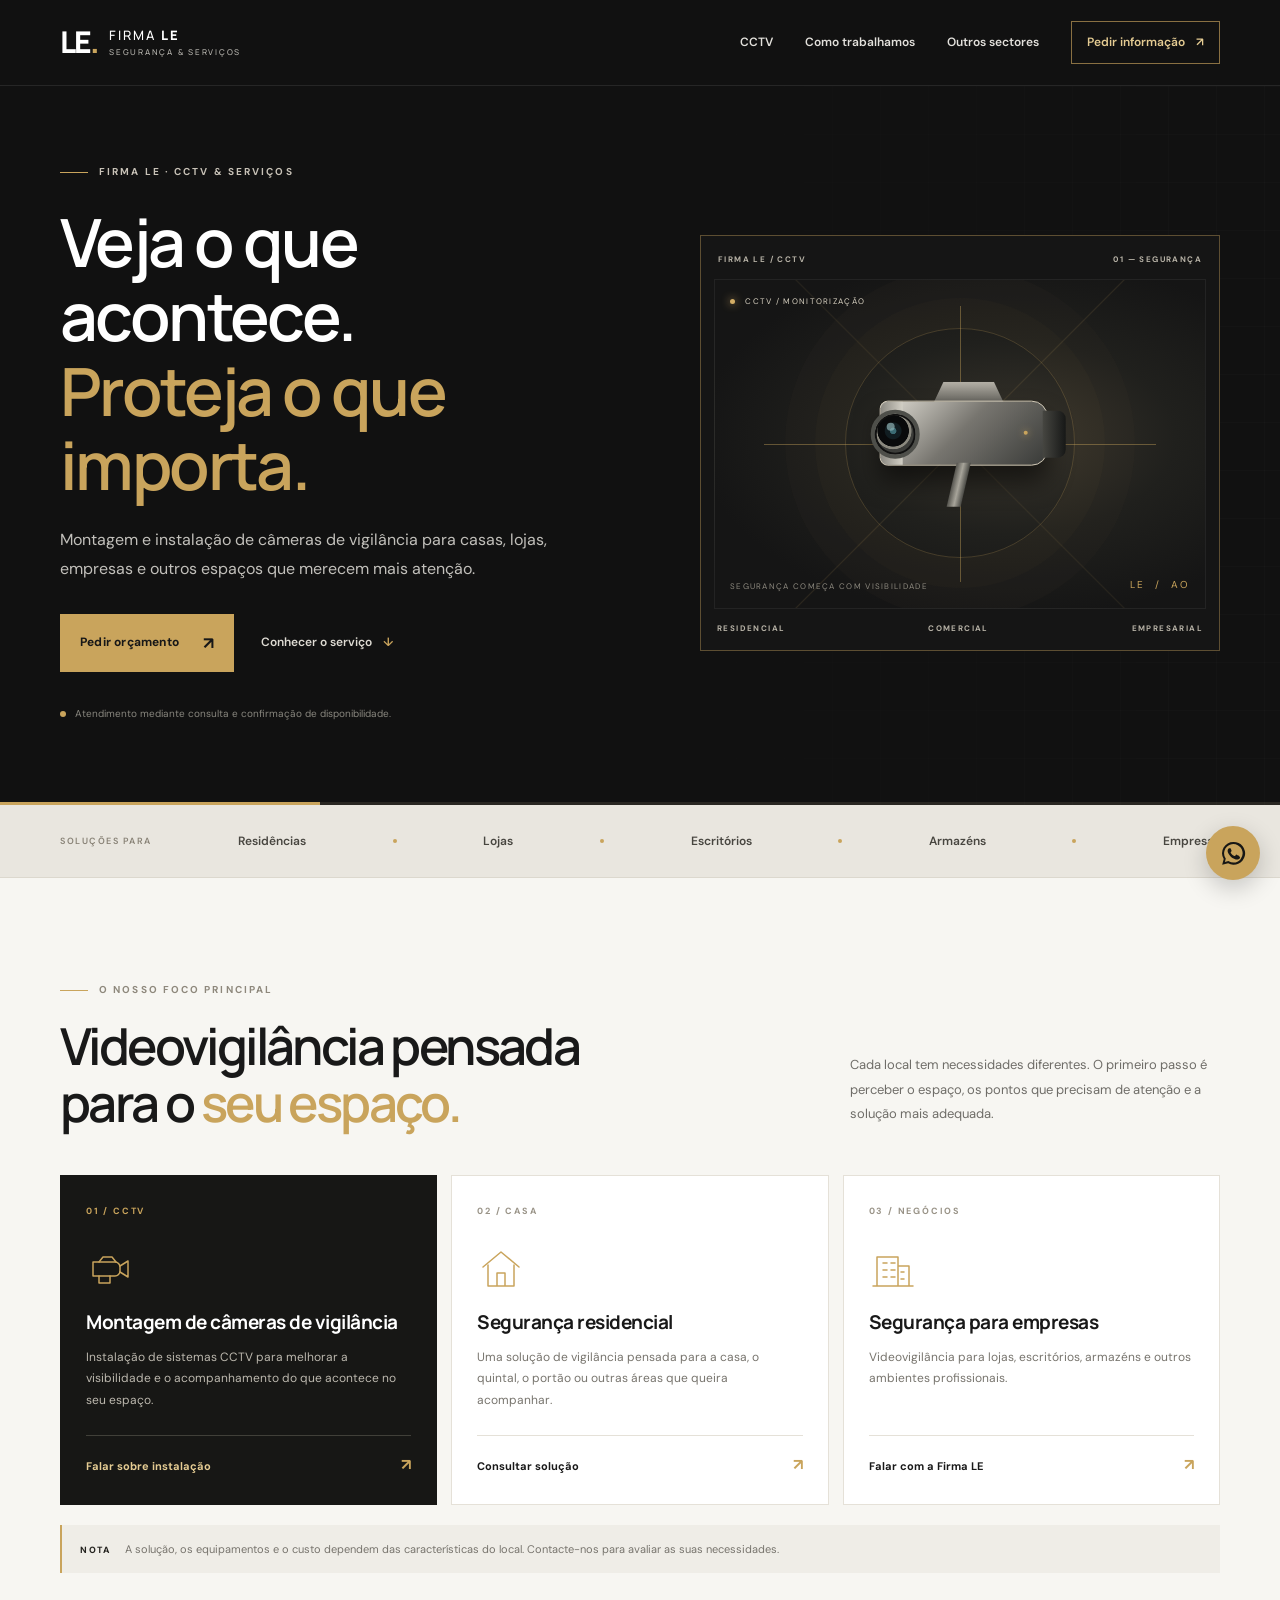
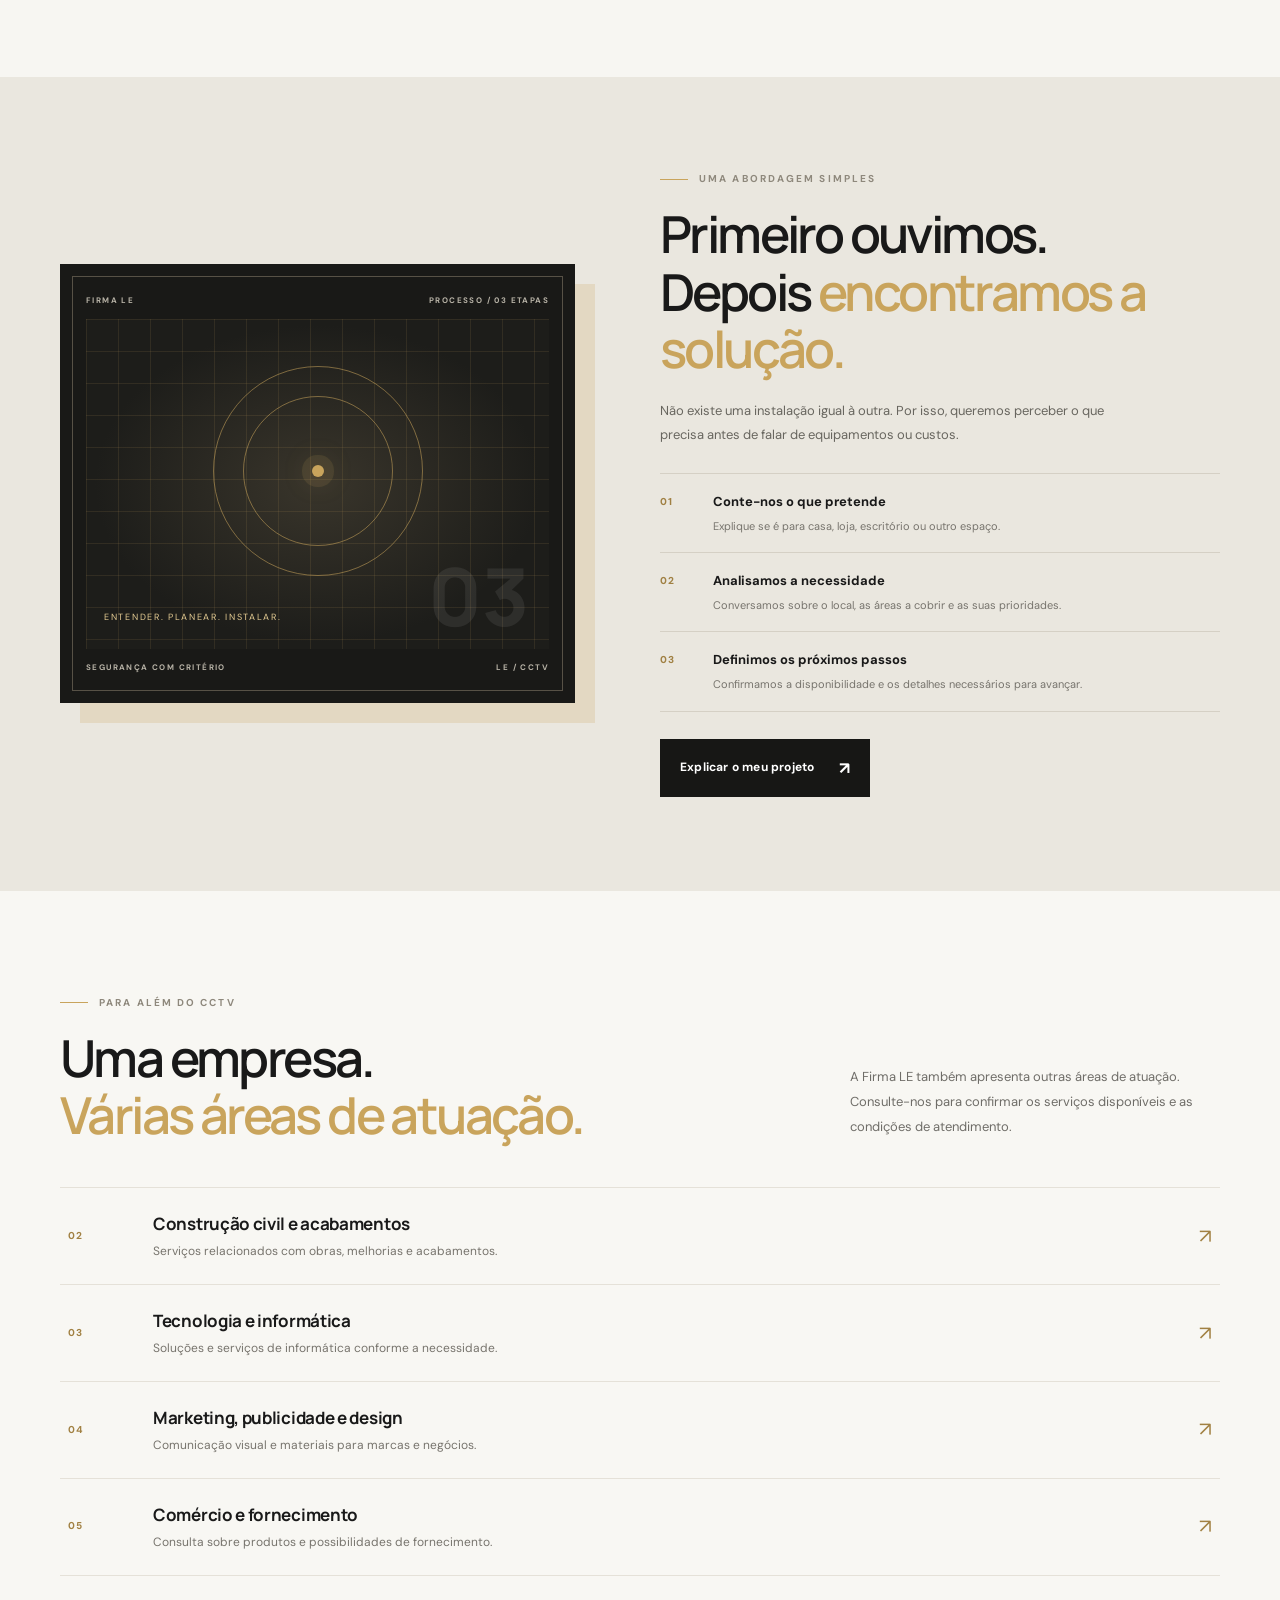
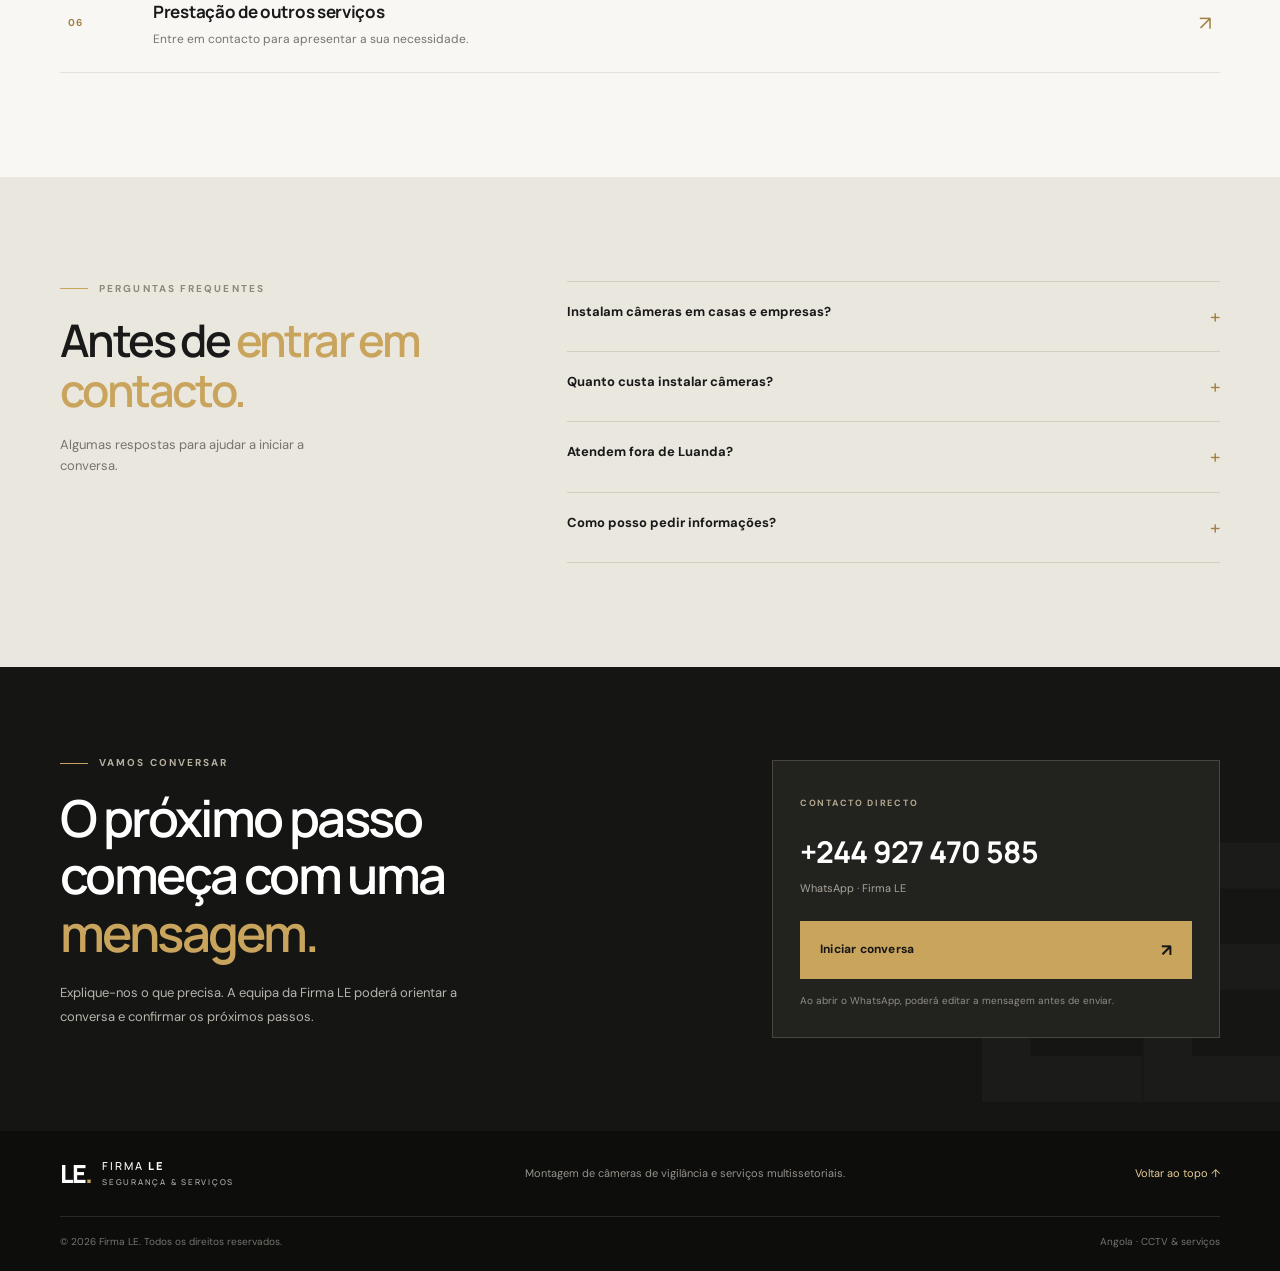
<file: index.html>
<!doctype html>
<html lang="pt-AO">
<head>
  <meta charset="utf-8">
  <meta name="viewport" content="width=device-width, initial-scale=1">
  <title>Firma LE | Instalação de Câmeras de Vigilância em Angola</title>
  <meta name="description" content="A Firma LE trabalha com montagem e instalação de câmeras de vigilância para residências, empresas, lojas e outros espaços. Peça informações pelo WhatsApp.">
  <meta name="robots" content="index, follow">
  <meta name="theme-color" content="#111111">
  <link rel="canonical" href="https://firmale.github.io/">
  <link rel="icon" href="assets/favicon.svg" type="image/svg+xml">
  <meta property="og:type" content="website">
  <meta property="og:locale" content="pt_AO">
  <meta property="og:title" content="Firma LE | Instalação de Câmeras de Vigilância">
  <meta property="og:description" content="Soluções de videovigilância para espaços residenciais e comerciais. Fale com a Firma LE.">
  <meta property="og:url" content="https://firmale.github.io/">
  <meta property="og:image" content="https://firmale.github.io/assets/social-preview.svg">
  <link rel="preconnect" href="https://fonts.googleapis.com">
  <link rel="preconnect" href="https://fonts.gstatic.com" crossorigin>
  <link href="https://fonts.googleapis.com/css2?family=DM+Sans:wght@400;500;600;700&family=Manrope:wght@400;500;600;700;800&display=swap" rel="stylesheet">
  <link rel="stylesheet" href="styles.css">
  <script type="application/ld+json">
  {
    "@context": "https://schema.org",
    "@type": "SecuritySystemInstallationService",
    "name": "Firma LE",
    "url": "https://firmale.github.io/",
    "description": "Montagem e instalação de câmeras de vigilância para residências, empresas e espaços comerciais.",
    "telephone": "+244927470585",
    "areaServed": {
      "@type": "Country",
      "name": "Angola"
    },
    "contactPoint": {
      "@type": "ContactPoint",
      "telephone": "+244927470585",
      "contactType": "customer service",
      "availableLanguage": ["Portuguese"]
    }
  }
  </script>
  <meta name="google-site-verification" content="Wmh5Am1fMqnCcjMjbVDR3cn3TuqwbtFRsVkU8a6L1LQ" />
</head>
<body>
  <a class="skip-link" href="#conteudo">Saltar para o conteúdo</a>
  <header class="site-header">
    <div class="container nav-wrap">
      <a class="brand" href="#inicio" aria-label="Firma LE - página inicial">
        <span class="brand-mark">LE<span>.</span></span>
        <span class="brand-name">FIRMA <b>LE</b><small>SEGURANÇA &amp; SERVIÇOS</small></span>
      </a>
      <button class="menu-toggle" aria-label="Abrir menu" aria-expanded="false" aria-controls="main-nav">
        <span></span><span></span>
      </button>
      <nav id="main-nav" class="main-nav">
        <a href="#cctv">CCTV</a>
        <a href="#como-trabalhamos">Como trabalhamos</a>
        <a href="#outros-servicos">Outros sectores</a>
        <a href="#contacto" class="nav-cta">Pedir informação <span>↗</span></a>
      </nav>
    </div>
  </header>

  <main id="conteudo">
    <section class="hero" id="inicio">
      <div class="hero-grid"></div>
      <div class="container hero-layout">
        <div class="hero-copy">
          <div class="eyebrow"><span class="eyebrow-line"></span> FIRMA LE · CCTV &amp; SERVIÇOS</div>
          <h1>Veja o que acontece.<br><em>Proteja o que importa.</em></h1>
          <p class="hero-lead">Montagem e instalação de câmeras de vigilância para casas, lojas, empresas e outros espaços que merecem mais atenção.</p>
          <div class="hero-actions">
            <a class="button button-gold" href="https://wa.me/244927470585?text=Ol%C3%A1%2C%20Firma%20LE.%20Gostaria%20de%20informa%C3%A7%C3%B5es%20sobre%20a%20instala%C3%A7%C3%A3o%20de%20c%C3%A2meras%20de%20vigil%C3%A2ncia." target="_blank" rel="noopener">Pedir orçamento <span>↗</span></a>
            <a class="text-link" href="#cctv">Conhecer o serviço <span>↓</span></a>
          </div>
          <div class="hero-note"><span class="note-dot"></span> Atendimento mediante consulta e confirmação de disponibilidade.</div>
        </div>
        <div class="hero-visual" aria-label="Ilustração de uma câmera de vigilância">
          <div class="visual-topline"><span>FIRMA LE / CCTV</span><span>01 — SEGURANÇA</span></div>
          <div class="camera-scene">
            <div class="scene-glow"></div>
            <div class="scene-crosshair crosshair-one"></div>
            <div class="scene-crosshair crosshair-two"></div>
            <div class="camera-body">
              <div class="camera-mount"></div>
              <div class="camera-head"><div class="camera-side"></div><div class="camera-lens"><i></i></div><div class="camera-led"></div></div>
              <div class="camera-arm"></div>
            </div>
            <div class="scene-label label-top"><span class="pulse"></span> CCTV / MONITORIZAÇÃO</div>
            <div class="scene-label label-bottom">SEGURANÇA COMEÇA COM VISIBILIDADE</div>
            <div class="scene-coordinate">LE&nbsp; / &nbsp;AO</div>
          </div>
          <div class="visual-footer"><span>RESIDENCIAL</span><span>COMERCIAL</span><span>EMPRESARIAL</span></div>
        </div>
      </div>
      <div class="hero-bottom-rule"></div>
    </section>

    <section class="trust-strip" aria-label="Áreas de aplicação">
      <div class="container strip-inner">
        <span class="strip-label">SOLUÇÕES PARA</span>
        <span>Residências</span><i></i><span>Lojas</span><i></i><span>Escritórios</span><i></i><span>Armazéns</span><i></i><span>Empresas</span>
      </div>
    </section>

    <section class="section cctv-section" id="cctv">
      <div class="container">
        <div class="section-heading">
          <div>
            <div class="eyebrow"><span class="eyebrow-line"></span> O NOSSO FOCO PRINCIPAL</div>
            <h2>Videovigilância pensada<br>para o <em>seu espaço.</em></h2>
          </div>
          <p>Cada local tem necessidades diferentes. O primeiro passo é perceber o espaço, os pontos que precisam de atenção e a solução mais adequada.</p>
        </div>
        <div class="service-grid">
          <article class="service-card service-card-featured">
            <div class="service-number">01 / CCTV</div>
            <div class="service-icon icon-camera"><svg viewBox="0 0 48 48" aria-hidden="true"><path d="M7 17h22a5 5 0 0 1 5 5v4a5 5 0 0 1-5 5H7z"/><path d="M34 21l8-5v16l-8-5M13 31v7h11v-7M13 17l4-5h9l4 5"/></svg></div>
            <h3>Montagem de câmeras de vigilância</h3>
            <p>Instalação de sistemas CCTV para melhorar a visibilidade e o acompanhamento do que acontece no seu espaço.</p>
            <a href="https://wa.me/244927470585?text=Ol%C3%A1%2C%20Firma%20LE.%20Quero%20saber%20mais%20sobre%20montagem%20de%20c%C3%A2meras%20de%20vigil%C3%A2ncia." target="_blank" rel="noopener" class="card-link">Falar sobre instalação <span>↗</span></a>
          </article>
          <article class="service-card">
            <div class="service-number">02 / CASA</div>
            <div class="service-icon icon-home"><svg viewBox="0 0 48 48" aria-hidden="true"><path d="M6 22L24 7l18 15"/><path d="M11 20v21h26V20M20 41V28h8v13"/></svg></div>
            <h3>Segurança residencial</h3>
            <p>Uma solução de vigilância pensada para a casa, o quintal, o portão ou outras áreas que queira acompanhar.</p>
            <a href="https://wa.me/244927470585?text=Ol%C3%A1%2C%20Firma%20LE.%20Preciso%20de%20informa%C3%A7%C3%B5es%20sobre%20CCTV%20para%20uma%20resid%C3%AAncia." target="_blank" rel="noopener" class="card-link">Consultar solução <span>↗</span></a>
          </article>
          <article class="service-card">
            <div class="service-number">03 / NEGÓCIOS</div>
            <div class="service-icon icon-building"><svg viewBox="0 0 48 48" aria-hidden="true"><path d="M8 41V12h21v29M29 21h11v20M4 41h40"/><path d="M14 18h4m-4 7h4m-4 7h4m8-14h-4m4 7h-4m4 7h-4m10-5h3m-3 7h3"/></svg></div>
            <h3>Segurança para empresas</h3>
            <p>Videovigilância para lojas, escritórios, armazéns e outros ambientes profissionais.</p>
            <a href="https://wa.me/244927470585?text=Ol%C3%A1%2C%20Firma%20LE.%20Quero%20consultar%20uma%20solu%C3%A7%C3%A3o%20CCTV%20para%20uma%20empresa." target="_blank" rel="noopener" class="card-link">Falar com a Firma LE <span>↗</span></a>
          </article>
        </div>
        <div class="service-footnote"><span>NOTA</span> A solução, os equipamentos e o custo dependem das características do local. Contacte-nos para avaliar as suas necessidades.</div>
      </div>
    </section>

    <section class="approach-section" id="como-trabalhamos">
      <div class="container approach-layout">
        <div class="approach-image">
          <div class="approach-frame">
            <div class="frame-top"><span>FIRMA LE</span><span>PROCESSO / 03 ETAPAS</span></div>
            <div class="frame-content">
              <div class="target-ring ring-a"></div><div class="target-ring ring-b"></div><div class="target-center"></div>
              <div class="frame-big-number">03</div>
              <div class="frame-caption">ENTENDER. PLANEAR. INSTALAR.</div>
            </div>
            <div class="frame-bottom"><span>SEGURANÇA COM CRITÉRIO</span><span>LE / CCTV</span></div>
          </div>
        </div>
        <div class="approach-copy">
          <div class="eyebrow"><span class="eyebrow-line"></span> UMA ABORDAGEM SIMPLES</div>
          <h2>Primeiro ouvimos.<br>Depois <em>encontramos a solução.</em></h2>
          <p class="approach-intro">Não existe uma instalação igual à outra. Por isso, queremos perceber o que precisa antes de falar de equipamentos ou custos.</p>
          <div class="steps">
            <div class="step"><span class="step-num">01</span><div><h3>Conte-nos o que pretende</h3><p>Explique se é para casa, loja, escritório ou outro espaço.</p></div></div>
            <div class="step"><span class="step-num">02</span><div><h3>Analisamos a necessidade</h3><p>Conversamos sobre o local, as áreas a cobrir e as suas prioridades.</p></div></div>
            <div class="step"><span class="step-num">03</span><div><h3>Definimos os próximos passos</h3><p>Confirmamos a disponibilidade e os detalhes necessários para avançar.</p></div></div>
          </div>
          <a class="button button-dark" href="https://wa.me/244927470585?text=Ol%C3%A1%2C%20Firma%20LE.%20Gostaria%20de%20explicar%20o%20meu%20projeto%20de%20CCTV." target="_blank" rel="noopener">Explicar o meu projeto <span>↗</span></a>
        </div>
      </div>
    </section>

    <section class="other-sectors section" id="outros-servicos">
      <div class="container">
        <div class="section-heading">
          <div>
            <div class="eyebrow"><span class="eyebrow-line"></span> PARA ALÉM DO CCTV</div>
            <h2>Uma empresa.<br><em>Várias áreas de atuação.</em></h2>
          </div>
          <p>A Firma LE também apresenta outras áreas de atuação. Consulte-nos para confirmar os serviços disponíveis e as condições de atendimento.</p>
        </div>
        <div class="sector-list">
          <div class="sector-row"><span class="sector-index">02</span><div class="sector-main"><h3>Construção civil e acabamentos</h3><p>Serviços relacionados com obras, melhorias e acabamentos.</p></div><span class="sector-arrow">↗</span></div>
          <div class="sector-row"><span class="sector-index">03</span><div class="sector-main"><h3>Tecnologia e informática</h3><p>Soluções e serviços de informática conforme a necessidade.</p></div><span class="sector-arrow">↗</span></div>
          <div class="sector-row"><span class="sector-index">04</span><div class="sector-main"><h3>Marketing, publicidade e design</h3><p>Comunicação visual e materiais para marcas e negócios.</p></div><span class="sector-arrow">↗</span></div>
          <div class="sector-row"><span class="sector-index">05</span><div class="sector-main"><h3>Comércio e fornecimento</h3><p>Consulta sobre produtos e possibilidades de fornecimento.</p></div><span class="sector-arrow">↗</span></div>
          <div class="sector-row"><span class="sector-index">06</span><div class="sector-main"><h3>Prestação de outros serviços</h3><p>Entre em contacto para apresentar a sua necessidade.</p></div><span class="sector-arrow">↗</span></div>
        </div>
      </div>
    </section>

    <section class="faq-section section">
      <div class="container faq-layout">
        <div>
          <div class="eyebrow"><span class="eyebrow-line"></span> PERGUNTAS FREQUENTES</div>
          <h2>Antes de <em>entrar em contacto.</em></h2>
          <p class="faq-intro">Algumas respostas para ajudar a iniciar a conversa.</p>
        </div>
        <div class="faq-list">
          <details><summary>Instalam câmeras em casas e empresas? <span>+</span></summary><p>O foco principal da Firma LE é a montagem e instalação de câmeras de vigilância para espaços residenciais e comerciais. Contacte-nos para confirmar a disponibilidade para o seu local.</p></details>
          <details><summary>Quanto custa instalar câmeras? <span>+</span></summary><p>O valor depende do espaço, da quantidade de câmeras, dos equipamentos e das condições da instalação. Envie-nos uma mensagem para conversarmos sobre o seu caso.</p></details>
          <details><summary>Atendem fora de Luanda? <span>+</span></summary><p>Entre em contacto com a Firma LE e indique a localização do projeto. A disponibilidade e as condições de deslocação terão de ser confirmadas.</p></details>
          <details><summary>Como posso pedir informações? <span>+</span></summary><p>Use qualquer botão de WhatsApp desta página. Diga-nos onde pretende instalar o sistema e que áreas gostaria de acompanhar.</p></details>
        </div>
      </div>
    </section>

    <section class="contact-section" id="contacto">
      <div class="container contact-layout">
        <div>
          <div class="eyebrow eyebrow-light"><span class="eyebrow-line"></span> VAMOS CONVERSAR</div>
          <h2>O próximo passo<br>começa com uma <em>mensagem.</em></h2>
          <p>Explique-nos o que precisa. A equipa da Firma LE poderá orientar a conversa e confirmar os próximos passos.</p>
        </div>
        <div class="contact-card">
          <span class="contact-card-label">CONTACTO DIRECTO</span>
          <div class="contact-number">+244 927 470 585</div>
          <span class="contact-card-sub">WhatsApp · Firma LE</span>
          <a class="button button-gold button-full" href="https://wa.me/244927470585?text=Ol%C3%A1%2C%20Firma%20LE.%20Gostaria%20de%20obter%20informa%C3%A7%C3%B5es%20sobre%20os%20vossos%20servi%C3%A7os%2C%20principalmente%20CCTV." target="_blank" rel="noopener">Iniciar conversa <span>↗</span></a>
          <p>Ao abrir o WhatsApp, poderá editar a mensagem antes de enviar.</p>
        </div>
      </div>
    </section>
  </main>

  <footer class="site-footer">
    <div class="container footer-main">
      <a class="brand brand-footer" href="#inicio" aria-label="Firma LE - voltar ao início"><span class="brand-mark">LE<span>.</span></span><span class="brand-name">FIRMA <b>LE</b><small>SEGURANÇA &amp; SERVIÇOS</small></span></a>
      <p>Montagem de câmeras de vigilância e serviços multissetoriais.</p>
      <a class="footer-top" href="#inicio">Voltar ao topo ↑</a>
    </div>
    <div class="container footer-bottom"><span>© <span id="year"></span> Firma LE. Todos os direitos reservados.</span><span>Angola · CCTV &amp; serviços</span></div>
  </footer>
  <a class="floating-whatsapp" href="https://wa.me/244927470585?text=Ol%C3%A1%2C%20Firma%20LE.%20Gostaria%20de%20obter%20informa%C3%A7%C3%B5es." target="_blank" rel="noopener" aria-label="Contactar Firma LE pelo WhatsApp">
    <svg viewBox="0 0 32 32" aria-hidden="true"><path d="M16 3.2A12.5 12.5 0 0 0 5.2 22.1L3.5 28.5l6.6-1.7A12.6 12.6 0 1 0 16 3.2zm0 22.8a10.2 10.2 0 0 1-5.2-1.4l-.4-.2-3.9 1 1-3.8-.3-.4A10.2 10.2 0 1 1 16 26zm5.6-7.7c-.3-.2-1.8-.9-2.1-1s-.5-.2-.7.2-.8 1-1 1.2-.4.2-.7.1a8.3 8.3 0 0 1-2.5-1.5 9.3 9.3 0 0 1-1.7-2.1c-.2-.3 0-.5.1-.7l.5-.6.3-.5c.1-.2 0-.4 0-.6l-.9-2.2c-.2-.6-.5-.5-.7-.5h-.6c-.2 0-.6.1-.9.4s-1.2 1.2-1.2 2.8 1.2 3.2 1.4 3.4 2.4 3.7 5.8 5.1c.8.4 1.5.6 2 .7.8.2 1.6.2 2.2.1.7-.1 1.8-.7 2-1.4.3-.7.3-1.3.2-1.4-.1-.2-.3-.3-.6-.5z"/></svg>
  </a>
  <script src="script.js"></script>
</body>
</html>
</file>
<file: styles.css>
:root{--black:#111111;--ink:#191919;--muted:#6f6d68;--gold:#c9a45c;--gold-light:#e5cc93;--paper:#f7f6f2;--white:#fff;--line:#e5e1d8;--font-body:"DM Sans",Arial,sans-serif;--font-head:"Manrope","DM Sans",sans-serif}*{box-sizing:border-box}html{scroll-behavior:smooth;scroll-padding-top:90px}body{margin:0;color:var(--ink);font-family:var(--font-body);font-size:16px;line-height:1.65;background:var(--paper);-webkit-font-smoothing:antialiased}a{color:inherit;text-decoration:none}.container{width:min(1160px,calc(100% - 48px));margin-inline:auto}.skip-link{position:absolute;top:-60px;left:16px;background:white;padding:10px 16px;z-index:100}.skip-link:focus{top:12px}.site-header{height:86px;background:#111;color:white;display:flex;align-items:center;position:sticky;top:0;z-index:50;border-bottom:1px solid rgba(255,255,255,.09)}.nav-wrap{display:flex;align-items:center;justify-content:space-between}.brand{display:inline-flex;align-items:center;gap:11px}.brand-mark{font-family:var(--font-head);font-size:30px;font-weight:800;letter-spacing:-2px;line-height:1;color:#fff}.brand-mark span{color:var(--gold)}.brand-name{font-family:var(--font-head);font-size:13px;letter-spacing:2px;font-weight:500;line-height:1.35}.brand-name b{font-weight:800}.brand-name small{display:block;color:#b5b3ad;font-size:8px;letter-spacing:1.75px;margin-top:3px}.main-nav{display:flex;align-items:center;gap:32px;font-size:12px;font-weight:600;color:#e3e1dc}.main-nav>a:not(.nav-cta):hover{color:var(--gold-light)}.nav-cta{border:1px solid rgba(201,164,92,.65);padding:11px 15px;color:var(--gold-light)}.nav-cta span{padding-left:8px}.menu-toggle{display:none;background:none;border:0;padding:8px}.menu-toggle span{display:block;width:24px;height:2px;background:white;margin:6px}.hero{background:var(--black);color:white;position:relative;overflow:hidden}.hero-grid{position:absolute;inset:0 0 0 50%;opacity:.12;background-image:linear-gradient(rgba(255,255,255,.13) 1px,transparent 1px),linear-gradient(90deg,rgba(255,255,255,.13) 1px,transparent 1px);background-size:48px 48px;mask-image:linear-gradient(90deg,transparent,#000)}.hero-layout{position:relative;display:grid;grid-template-columns:1fr .91fr;gap:65px;align-items:center;padding-top:78px;padding-bottom:80px;min-height:610px}.eyebrow{display:flex;align-items:center;gap:11px;font-size:10px;letter-spacing:2.1px;font-weight:700;color:#8e887c}.eyebrow-line{width:28px;height:1px;background:var(--gold);display:inline-block}.hero .eyebrow{color:#c8c2b7}.hero h1,.section-heading h2,.approach-copy h2,.faq-layout h2,.contact-layout h2{font-family:var(--font-head);font-weight:600;letter-spacing:-2.6px;line-height:1.12}.hero h1{font-size:clamp(42px,5.2vw,68px);margin:24px 0 22px;max-width:650px}.hero h1 em,.section-heading h2 em,.approach-copy h2 em,.faq-layout h2 em,.contact-layout h2 em{font-style:normal;color:var(--gold)}.hero-lead{max-width:500px;font-size:16px;line-height:1.85;color:#c2c0bb}.hero-actions{display:flex;align-items:center;gap:27px;margin-top:30px}.button{display:inline-flex;align-items:center;justify-content:center;gap:24px;padding:15px 20px;font-size:12px;font-weight:700;letter-spacing:.2px;transition:transform .2s,background .2s}.button:hover{transform:translateY(-2px)}.button-gold{background:var(--gold);color:#171717}.button-gold:hover{background:var(--gold-light)}.button span{font-size:17px}.text-link{font-size:12px;color:#dedbd3;font-weight:600}.text-link span{color:var(--gold);margin-left:8px}.hero-note{display:flex;align-items:center;gap:9px;margin-top:34px;color:#89877f;font-size:10px}.note-dot{width:6px;height:6px;background:var(--gold);border-radius:50%}.hero-visual{border:1px solid rgba(201,164,92,.4);padding:13px;background:#151515;max-width:520px;width:100%;justify-self:end}.visual-topline,.visual-footer,.frame-top,.frame-bottom{display:flex;justify-content:space-between;color:#b8b3a7;font-size:8px;letter-spacing:1.4px;font-weight:700}.visual-topline{padding:4px 4px 13px}.camera-scene{height:330px;position:relative;overflow:hidden;background:radial-gradient(ellipse at 60% 48%,#39352c 0%,#20201d 40%,#151515 75%);border:1px solid rgba(255,255,255,.06)}.camera-scene:before,.camera-scene:after{content:"";position:absolute;inset:0;background:linear-gradient(135deg,transparent 49.8%,rgba(201,164,92,.17) 50%,transparent 50.2%);opacity:.7}.camera-scene:after{background:linear-gradient(45deg,transparent 49.8%,rgba(201,164,92,.12) 50%,transparent 50.2%)}.scene-glow{position:absolute;width:230px;height:230px;border:1px solid rgba(201,164,92,.23);border-radius:50%;top:48px;left:calc(50% - 115px);box-shadow:0 0 0 30px rgba(201,164,92,.025),0 0 0 60px rgba(201,164,92,.02)}.scene-crosshair{position:absolute;z-index:1;background:rgba(201,164,92,.42)}.crosshair-one{height:1px;left:10%;right:10%;top:50%}.crosshair-two{width:1px;top:8%;bottom:8%;left:50%}.camera-body{position:absolute;z-index:3;left:50%;top:50%;width:210px;height:145px;transform:translate(-43%,-43%)}.camera-mount{position:absolute;left:63px;top:0;width:72px;height:23px;background:linear-gradient(#b5b1a7,#5c5b56);clip-path:polygon(15% 0,85% 0,100% 100%,0 100%)}.camera-head{position:absolute;left:10px;top:19px;width:168px;height:65px;border-radius:8px 16px 16px 8px;background:linear-gradient(135deg,#e2dfd6,#77756f 48%,#393a38);box-shadow:0 16px 25px #0008;border:1px solid #d1c9b7}.camera-head:before{content:"";position:absolute;left:0;top:0;bottom:0;width:22px;background:linear-gradient(90deg,#8b8982,#d2cfc5);border-radius:7px 0 0 7px}.camera-side{position:absolute;right:-19px;top:9px;width:23px;height:47px;background:linear-gradient(90deg,#464641,#171817);border-radius:0 8px 8px 0}.camera-lens{position:absolute;left:-10px;top:8px;width:49px;height:49px;border-radius:50%;background:radial-gradient(circle at 45% 42%,#3b6b73 0 9%,#111d21 11% 24%,#090a0b 27% 47%,#8a887e 49% 55%,#3c3d3a 57%);border:4px solid #4e4f4a;box-shadow:inset 0 0 0 2px #111}.camera-lens i{position:absolute;width:8px;height:8px;top:9px;left:12px;border-radius:50%;background:#8eb2b5;opacity:.7}.camera-led{position:absolute;right:19px;top:29px;width:4px;height:4px;background:var(--gold);border-radius:50%;box-shadow:0 0 7px var(--gold)}.camera-arm{position:absolute;left:82px;top:81px;width:14px;height:44px;background:linear-gradient(90deg,#55544e,#a7a49a,#4a4a45);transform:skew(-13deg)}.scene-label{position:absolute;z-index:4;font-size:8px;letter-spacing:1.3px;color:#d8d1c1}.label-top{left:15px;top:15px}.label-bottom{left:15px;bottom:15px;color:#8d897f}.pulse{display:inline-block;width:5px;height:5px;border-radius:50%;background:#d3ad65;margin-right:7px;box-shadow:0 0 8px #d3ad65}.scene-coordinate{position:absolute;right:15px;bottom:15px;color:var(--gold);font-size:10px;letter-spacing:2px}.visual-footer{padding:13px 3px 2px}.hero-bottom-rule{height:3px;background:linear-gradient(90deg,var(--gold) 0 25%,#292722 25% 100%)}.trust-strip{background:#e9e6df;border-bottom:1px solid #dcd8ce}.strip-inner{min-height:72px;display:flex;align-items:center;justify-content:space-between;gap:18px;font-size:12px;color:#484640;font-weight:600}.strip-label{font-size:9px;letter-spacing:1.5px;color:#888276}.strip-inner i{width:4px;height:4px;background:var(--gold);border-radius:50%}.section{padding:104px 0}.section-heading{display:flex;justify-content:space-between;gap:60px;align-items:end;margin-bottom:44px}.section-heading h2,.approach-copy h2,.faq-layout h2,.contact-layout h2{font-size:clamp(34px,4.2vw,51px);margin:18px 0 0}.section-heading>p{max-width:370px;color:var(--muted);font-size:13px;line-height:1.9;margin:0 0 4px}.service-grid{display:grid;grid-template-columns:repeat(3,1fr);gap:14px}.service-card{padding:28px 25px 25px;background:#fff;border:1px solid var(--line);min-height:320px;display:flex;flex-direction:column;align-items:flex-start;transition:transform .25s,border-color .25s}.service-card:hover{transform:translateY(-4px);border-color:#c9a45c}.service-card-featured{background:#171715;color:#fff;border-color:#171715}.service-number{font-size:9px;letter-spacing:1.8px;color:#999387;font-weight:700}.service-card-featured .service-number{color:var(--gold)}.service-icon{width:48px;height:48px;margin:26px 0 17px;color:var(--gold)}.service-icon svg{width:100%;height:100%;fill:none;stroke:currentColor;stroke-width:1.5;stroke-linecap:round;stroke-linejoin:round}.service-card h3{font-family:var(--font-head);font-size:19px;line-height:1.35;letter-spacing:-.5px;margin:0 0 11px}.service-card p{font-size:12px;line-height:1.8;color:#77746d;margin:0 0 24px}.service-card-featured p{color:#bcb8ae}.card-link{margin-top:auto;padding-top:16px;border-top:1px solid var(--line);width:100%;display:flex;justify-content:space-between;align-items:center;font-size:11px;font-weight:700}.service-card-featured .card-link{border-color:#414039;color:var(--gold-light)}.card-link span{font-size:16px;color:var(--gold)}.service-footnote{margin-top:20px;padding:15px 18px;border-left:2px solid var(--gold);background:#efede7;color:#77746d;font-size:11px}.service-footnote span{color:#24231f;font-size:9px;letter-spacing:1.5px;font-weight:800;margin-right:12px}.approach-section{background:#eae7df;padding:94px 0}.approach-layout{display:grid;grid-template-columns:.92fr 1fr;gap:85px;align-items:center}.approach-image{padding:12px;background:#191917;box-shadow:20px 20px 0 rgba(201,164,92,.22)}.approach-frame{border:1px solid #575146;padding:13px}.frame-content{height:330px;position:relative;overflow:hidden;background:radial-gradient(ellipse at center,#39352b,#1d1d1a 68%)}.frame-content:before{content:"";position:absolute;inset:0;background-image:linear-gradient(rgba(201,164,92,.12) 1px,transparent 1px),linear-gradient(90deg,rgba(201,164,92,.12) 1px,transparent 1px);background-size:32px 32px}.target-ring{position:absolute;border:1px solid rgba(201,164,92,.55);border-radius:50%;left:50%;top:46%;transform:translate(-50%,-50%)}.ring-a{width:210px;height:210px}.ring-b{width:150px;height:150px}.target-center{position:absolute;width:12px;height:12px;background:var(--gold);border-radius:50%;left:50%;top:46%;transform:translate(-50%,-50%);box-shadow:0 0 0 10px rgba(201,164,92,.12),0 0 30px rgba(201,164,92,.4)}.frame-big-number{position:absolute;right:20px;bottom:13px;font-family:var(--font-head);font-size:80px;font-weight:800;color:rgba(255,255,255,.08);line-height:1}.frame-caption{position:absolute;left:18px;bottom:24px;color:var(--gold-light);font-size:9px;letter-spacing:1.7px}.frame-top,.frame-bottom{padding:4px 0 12px}.frame-bottom{padding:12px 0 3px}.approach-copy h2{margin-bottom:22px}.approach-intro{color:#68665f;font-size:13px;line-height:1.9;max-width:470px;margin:0 0 25px}.steps{border-top:1px solid #d5d0c5;margin-bottom:27px}.step{display:grid;grid-template-columns:38px 1fr;gap:15px;padding:17px 0;border-bottom:1px solid #d5d0c5}.step-num{font-size:10px;color:#a08043;font-weight:800;letter-spacing:1px;padding-top:3px}.step h3{font-size:13px;margin:0 0 4px;font-weight:700}.step p{font-size:11px;color:#77746d;margin:0;line-height:1.7}.button-dark{background:#171715;color:white}.button-dark:hover{background:#33322d}.other-sectors{background:#f8f7f3}.sector-list{border-top:1px solid var(--line)}.sector-row{display:grid;grid-template-columns:65px 1fr 35px;gap:20px;align-items:center;padding:22px 8px;border-bottom:1px solid var(--line);transition:background .2s}.sector-row:hover{background:#efede6}.sector-index{font-size:10px;color:#a18042;font-weight:700;letter-spacing:1px}.sector-main h3{font-family:var(--font-head);font-size:17px;letter-spacing:-.3px;margin:0 0 4px}.sector-main p{font-size:12px;color:#77746d;margin:0}.sector-arrow{justify-self:end;color:#a18042;font-size:20px}.faq-section{background:#eae7df}.faq-layout{display:grid;grid-template-columns:.78fr 1.22fr;gap:90px}.faq-layout h2{font-size:clamp(32px,3.8vw,45px)}.faq-intro{font-size:13px;color:#77746d;max-width:300px;margin-top:18px}.faq-list{border-top:1px solid #d2cec4}.faq-list details{border-bottom:1px solid #d2cec4}.faq-list summary{cursor:pointer;list-style:none;padding:19px 0;display:flex;justify-content:space-between;gap:20px;font-size:13px;font-weight:700}.faq-list summary::-webkit-details-marker{display:none}.faq-list summary span{color:#a18042;font-size:19px;font-weight:400;transition:transform .2s}.faq-list details[open] summary span{transform:rotate(45deg)}.faq-list details p{margin:0;padding:0 28px 20px 0;font-size:12px;line-height:1.85;color:#69675f}.contact-section{background:#151514;color:white;padding:88px 0;position:relative;overflow:hidden}.contact-section:after{content:"LE";position:absolute;right:-20px;bottom:-130px;font-family:var(--font-head);font-weight:800;font-size:360px;letter-spacing:-30px;color:rgba(255,255,255,.025);pointer-events:none}.contact-layout{position:relative;z-index:1;display:grid;grid-template-columns:1fr .72fr;gap:90px;align-items:center}.eyebrow-light{color:#b7b0a1}.contact-layout h2{margin-bottom:20px}.contact-layout>div:first-child>p{max-width:450px;color:#b7b4ac;font-size:13px;line-height:1.9}.contact-card{padding:27px;background:#22221f;border:1px solid #49453c}.contact-card-label{font-size:9px;letter-spacing:1.7px;color:#b3a78e;font-weight:700}.contact-number{font-family:var(--font-head);font-size:clamp(21px,2.8vw,30px);font-weight:700;letter-spacing:-.7px;margin-top:12px}.contact-card-sub{display:block;font-size:11px;color:#aaa69c;margin:3px 0 24px}.button-full{width:100%;justify-content:space-between}.contact-card>p{font-size:10px;color:#928e84;margin:14px 0 0}.site-footer{background:#0d0d0c;color:white}.footer-main{display:flex;align-items:center;justify-content:space-between;gap:20px;padding:28px 0;border-bottom:1px solid #2a2925}.brand-footer .brand-mark{font-size:25px}.brand-footer .brand-name{font-size:11px}.footer-main>p{color:#96938b;font-size:11px;margin:0}.footer-top{font-size:11px;color:var(--gold-light)}.footer-bottom{display:flex;justify-content:space-between;padding:17px 0 21px;color:#77746d;font-size:10px}.floating-whatsapp{position:fixed;right:20px;bottom:20px;width:54px;height:54px;background:#c9a45c;border-radius:50%;display:grid;place-items:center;z-index:40;box-shadow:0 8px 25px #0003;transition:transform .2s}.floating-whatsapp:hover{transform:translateY(-3px)}.floating-whatsapp svg{width:29px;height:29px;fill:#171715}
@media(max-width:900px){.hero-layout{gap:35px;padding-top:60px;padding-bottom:65px}.hero h1{font-size:48px}.camera-scene{height:290px}.approach-layout{gap:45px}.faq-layout{gap:50px}.contact-layout{gap:45px}.main-nav{gap:20px}.strip-inner{gap:12px}.strip-inner span:not(.strip-label){font-size:11px}}
@media(max-width:700px){.container{width:min(100% - 36px,560px)}.site-header{height:72px}.menu-toggle{display:block;cursor:pointer}.main-nav{display:none;position:absolute;top:71px;left:0;right:0;background:#111;padding:14px 18px 22px;border-top:1px solid #333;flex-direction:column;align-items:stretch;gap:0}.main-nav.is-open{display:flex}.main-nav>a{padding:13px 3px;border-bottom:1px solid #292929}.main-nav .nav-cta{margin-top:12px;text-align:center;border:1px solid rgba(201,164,92,.65);padding:13px}.hero-layout{grid-template-columns:1fr;gap:40px;padding-top:54px;padding-bottom:48px}.hero h1{font-size:clamp(39px,10vw,54px);letter-spacing:-2px}.hero-lead{font-size:14px}.hero-actions{gap:18px;flex-wrap:wrap}.hero-note{font-size:9px}.hero-visual{justify-self:stretch;max-width:none}.camera-scene{height:290px}.strip-inner{padding:16px 0;justify-content:flex-start;flex-wrap:wrap;gap:10px 13px}.strip-label{width:100%;margin-bottom:2px}.strip-inner i{width:3px;height:3px}.section{padding:70px 0}.section-heading{display:block;margin-bottom:30px}.section-heading h2,.approach-copy h2,.faq-layout h2,.contact-layout h2{font-size:37px;letter-spacing:-1.8px}.section-heading>p{margin-top:18px;font-size:12px}.service-grid{grid-template-columns:1fr;gap:12px}.service-card{min-height:0;padding:24px}.service-icon{margin:18px 0 13px}.service-card p{margin-bottom:20px}.approach-section{padding:68px 0}.approach-layout{grid-template-columns:1fr;gap:43px}.approach-image{box-shadow:10px 10px 0 rgba(201,164,92,.22)}.frame-content{height:275px}.approach-copy h2{margin-bottom:18px}.sector-row{grid-template-columns:34px 1fr 22px;gap:10px;padding:19px 2px}.sector-main h3{font-size:14px}.sector-main p{font-size:11px}.faq-layout{grid-template-columns:1fr;gap:28px}.faq-layout h2{max-width:350px}.faq-intro{margin-top:12px}.contact-section{padding:67px 0}.contact-layout{grid-template-columns:1fr;gap:30px}.contact-card{padding:22px}.contact-number{font-size:26px}.footer-main{align-items:flex-start;flex-wrap:wrap}.footer-main>p{order:3;width:100%}.footer-top{margin-left:auto}.footer-bottom{gap:10px;flex-direction:column}.floating-whatsapp{width:50px;height:50px;right:14px;bottom:14px}}
@media(prefers-reduced-motion:reduce){html{scroll-behavior:auto}*,*:before,*:after{transition:none!important}}
</file>
